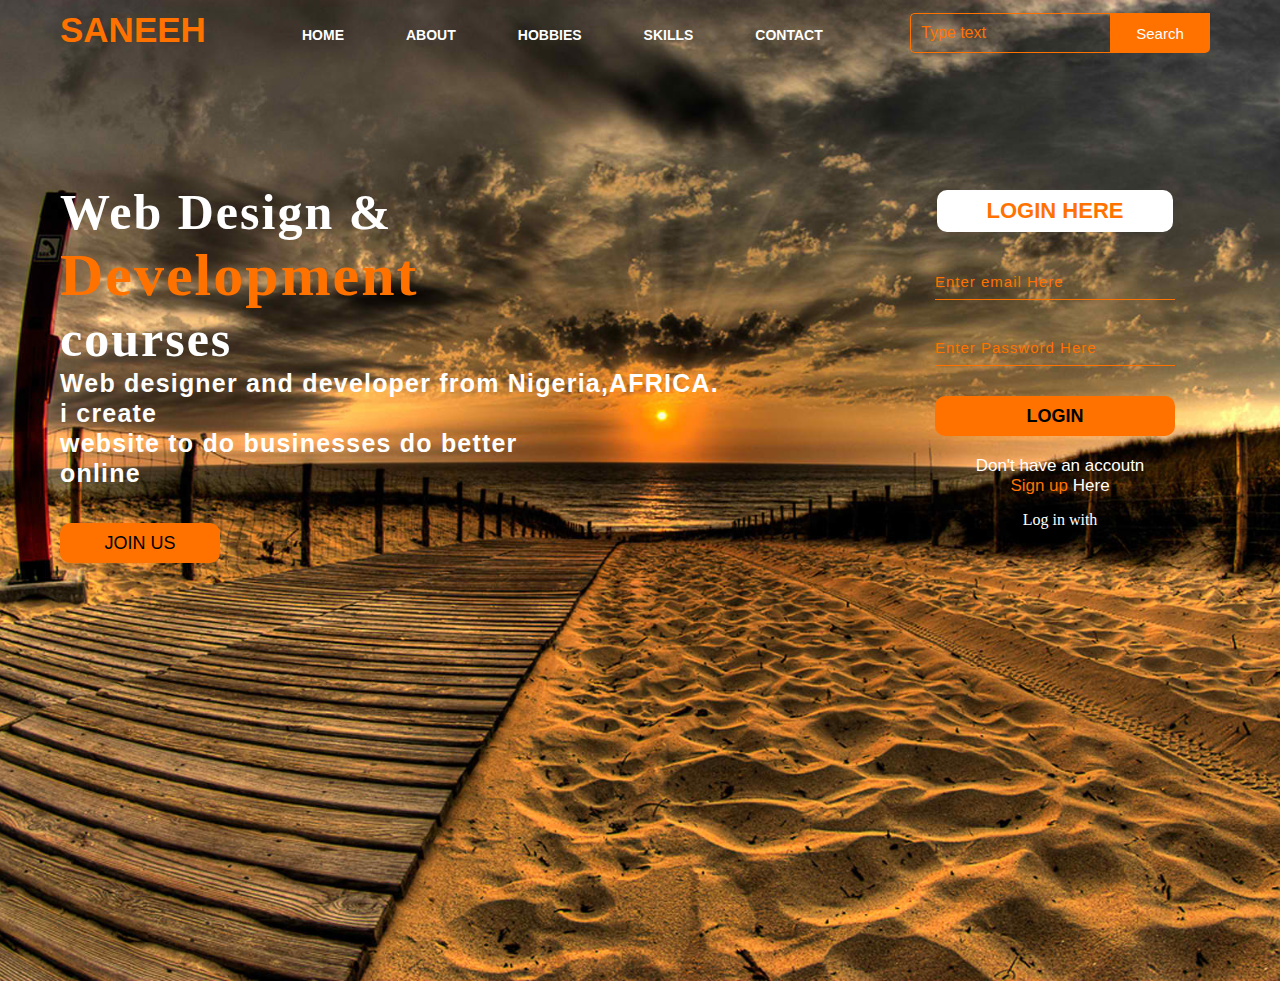
<file: my portfolio 101/index.html>
<!DOCTYPE html>
<html lang="en">
<head>
    <meta charset="UTF-8">
    <meta name="viewport" content="width=device-width, initial-scale=1.0">
    <title>my personal</title>
    <link rel="stylesheet" href="style.css">
</head>
<body>
    <div class="main">
        <div class="navbar">
            <div class="icon">
               <h2 class="logo">SANEEH</h2> 

            </div>

            <div class="menu">
                <ul>
                    <li><a href="index.html">HOME</a></li>
                    <li><a href="About.html">ABOUT</a></li>
                    <li><a href="hobbies.html">HOBBIES</a></li>
                    <li><a href="skills.html">SKILLS</a></li>
                    <li><a href="contact.html">CONTACT</a></li>
                </ul>
            </div>
            <div class="search">
                <input class="srch" type="search"  name="" placeholder="Type text">
                <a href=""><button class="btn">Search</button></a>
            </div>
        </div>
        <div class="content">
            <h1>Web Design & <br><span>Development</span> <br>courses</h1>
            <p class="pra">Web designer and developer from Nigeria,AFRICA. <br>
                 i create <br> website to do businesses do better <br> online</p>
            <button class="cn"><a href="">JOIN US</a></button>

             <div class="form">
                <h2>LOGIN HERE</h2>
                <input type="email" name="email" placeholder="Enter email Here ">
                <input type="password" name="" placeholder="Enter Password Here">
                <button class="btnn"><a href="">LOGIN</a></button>

                <p class="link">Don't have an accoutn<br>
                <a href="">Sign up </a>Here</a></p>
                <p class="liw">Log in with</p>

                <div class="icon">
                   
                    <a href=""></a>
                    <a href=""></a>
                    <a href=""></a>
                    <a href=""></a>
                </div>
             </div>

        </div>
    </div>
    
</body>
</html>
</file>
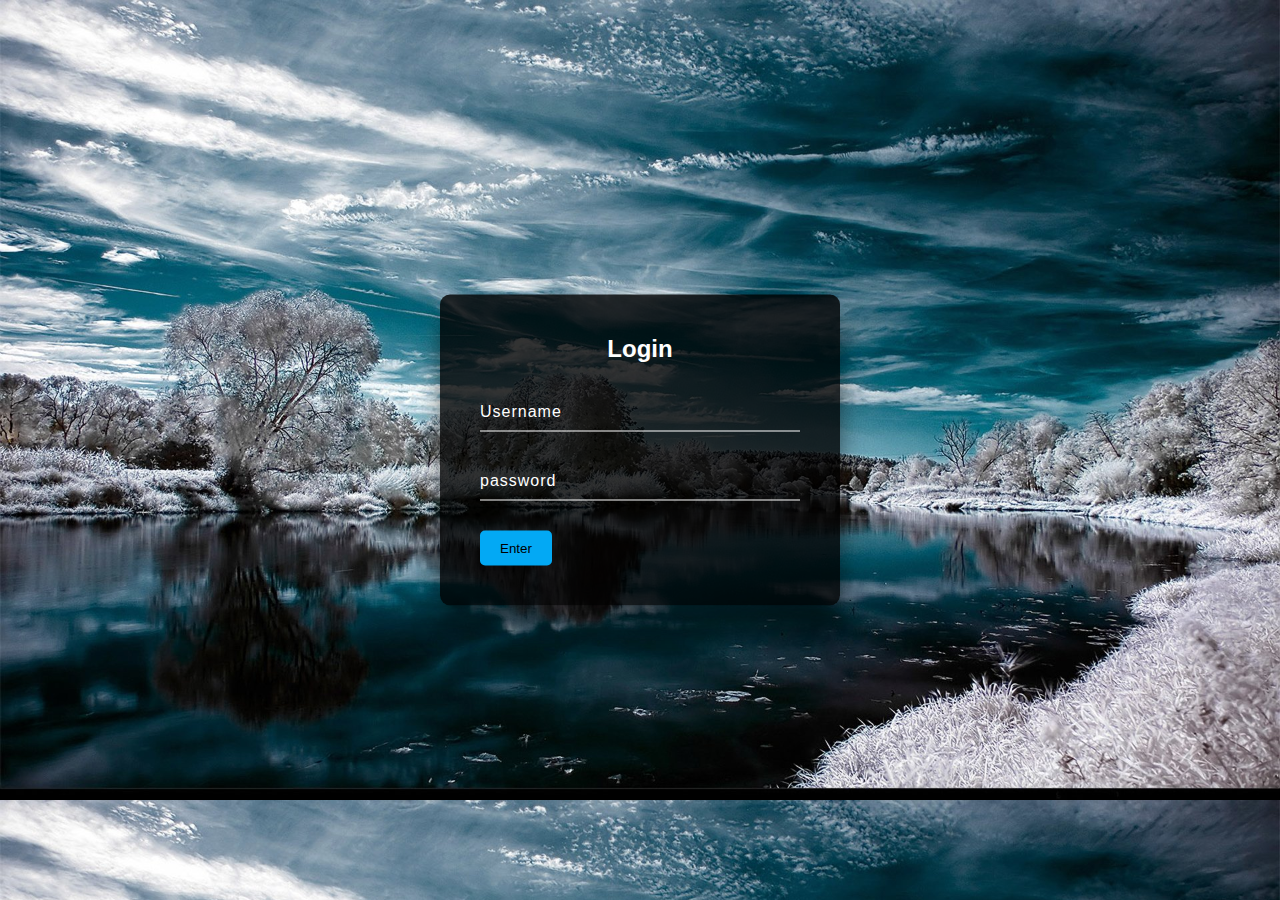
<file: transfarent form.3/index.html>
<!DOCTYPE html>
<html lang="en">
<head>
    <meta charset="UTF-8">
    <meta name="viewport" content="width=device-width, initial-scale=1.0">
    <title>form</title>
    <link rel="stylesheet" href="style.css">
</head>
<body>
    <div class="box">
        <h2>Login</h2>
        <form>
            <div class="inputbox">
                <input type="text" name="" required>
                <label>Username</label>
            </div>
            <div class="inputbox">
                <input type="password" name="" required>
                <label>password</label>
            </div>
            <input type="submit" name="" value="Enter">
        </form>
    </div>
</body>
</html>
</file>
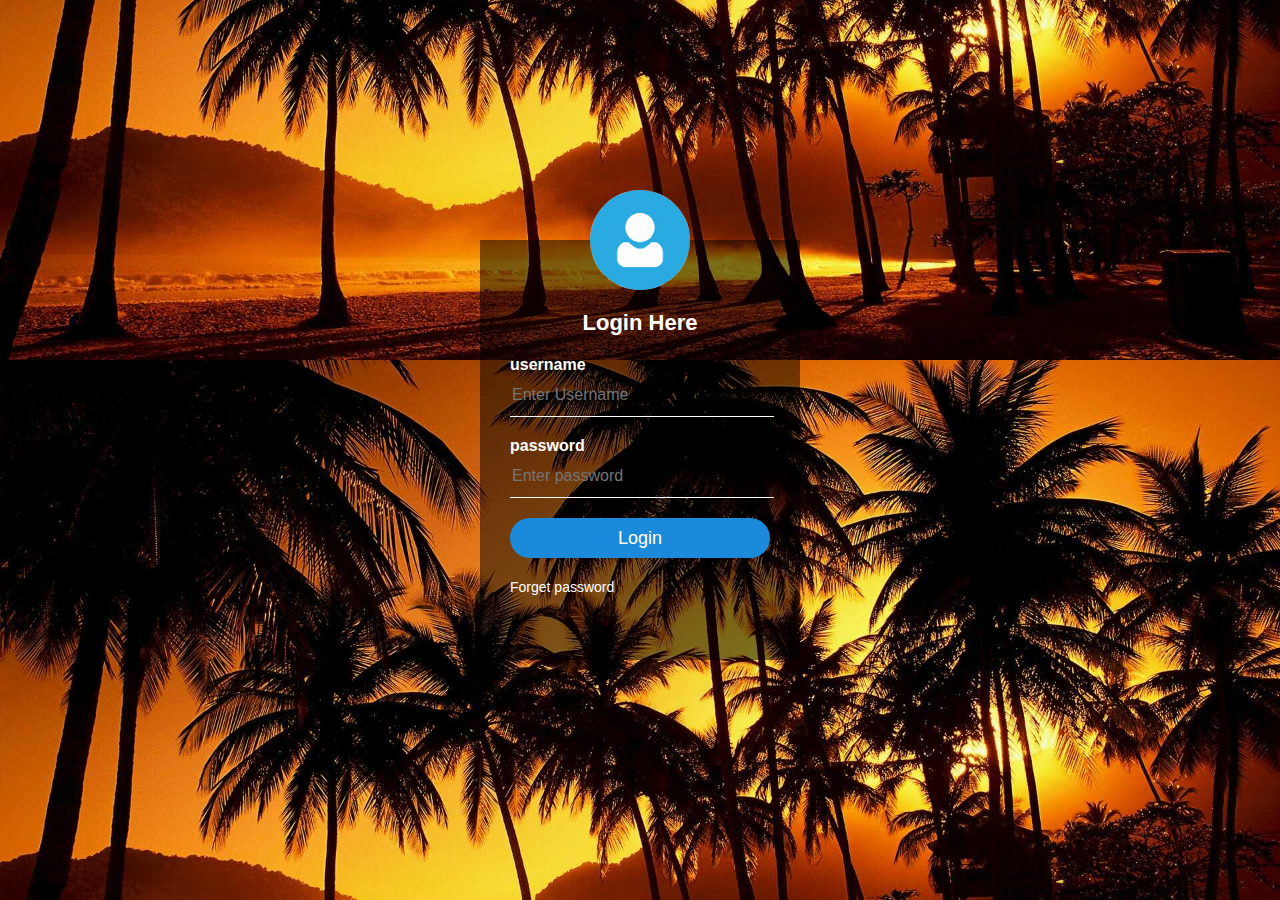
<file: transferant foam.1/index.html>
<!DOCTYPE html>
<html lang="en">
<head>
    <meta charset="UTF-8">
    <meta name="viewport" content="width=device-width, initial-scale=1.0">
    <title>Trans</title>
    <link rel="stylesheet" type="text/css" href="style.css">
</head>
<body>
    <div class="login-box">
        <img src="Avatar.png" alt="login-photo" class="Avatar">
        <h1>Login Here</h1>
        <form>
           <p>username</p>
           <input type="text" name="username" placeholder="Enter Username"> 
           <p>password</p>
           <input type="password" name="password" placeholder="Enter password">
           <input type="submit" name="submit" value="Login">
           <a href="">Forget password</a>
        </form>
    </div>
</body>
</html>
</file>
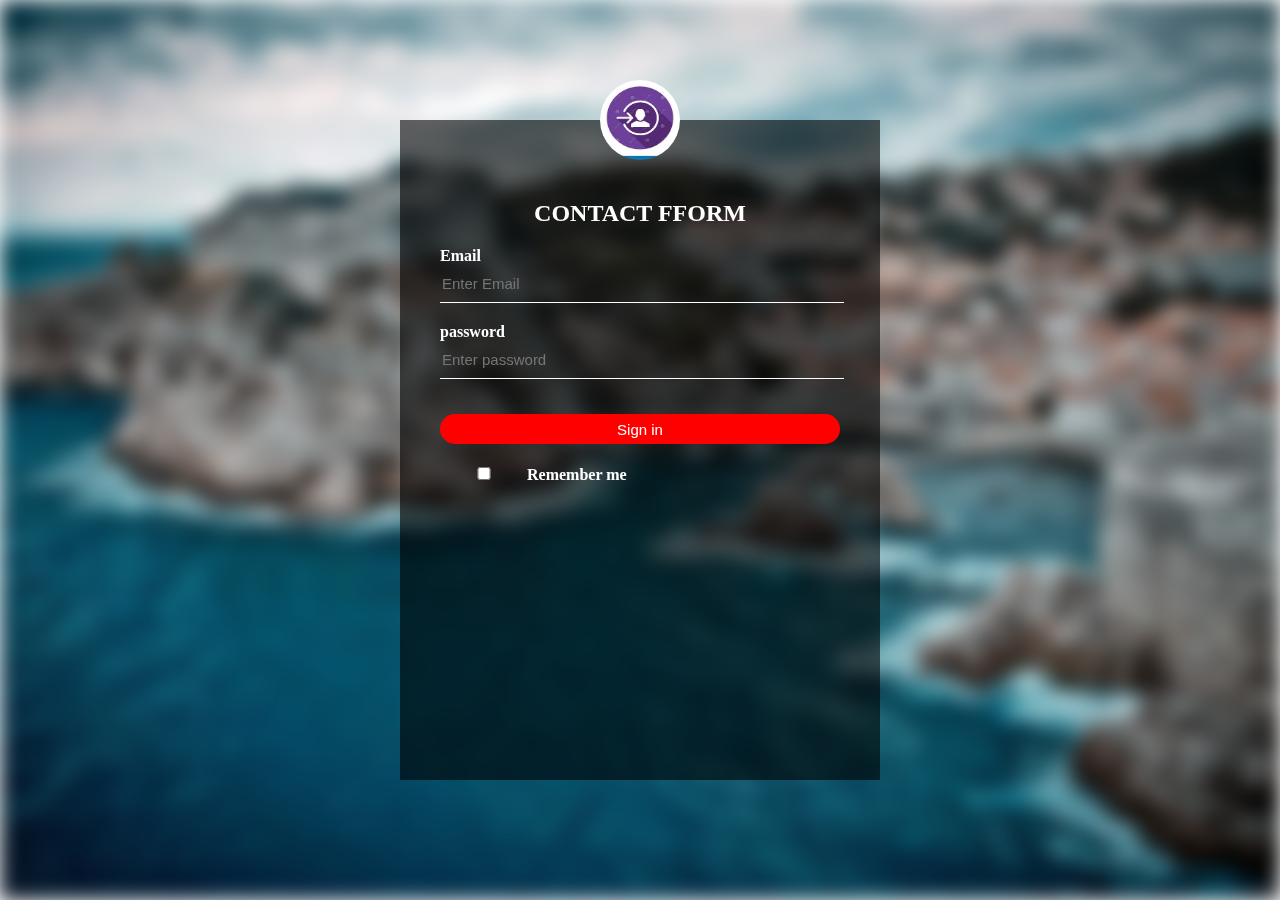
<file: transferant foam.2/index.html>
<!DOCTYPE html>
<html lang="en">
<head>
    <meta charset="UTF-8">
    <meta name="viewport" content="width=device-width, initial-scale=1.0">
    <title>contact form</title>
    <link rel="stylesheet" href="style.css">
</head>
<body>
    <div class="contact-form">
       <img src="www.jpeg" alt="" class="avartar"> 
       <h2>Contact fForm</h2>
       <form action="">
        <p>Email</p>
        <input type="email" placeholder="Enter Email">
        <p>password</p>
        <input type="password" placeholder="Enter password">
        <input type="submit" value="Sign in">
        <p><input type="checkbox">Remember me</p>
       </form>
    </div>
</body>
</html>
</file>
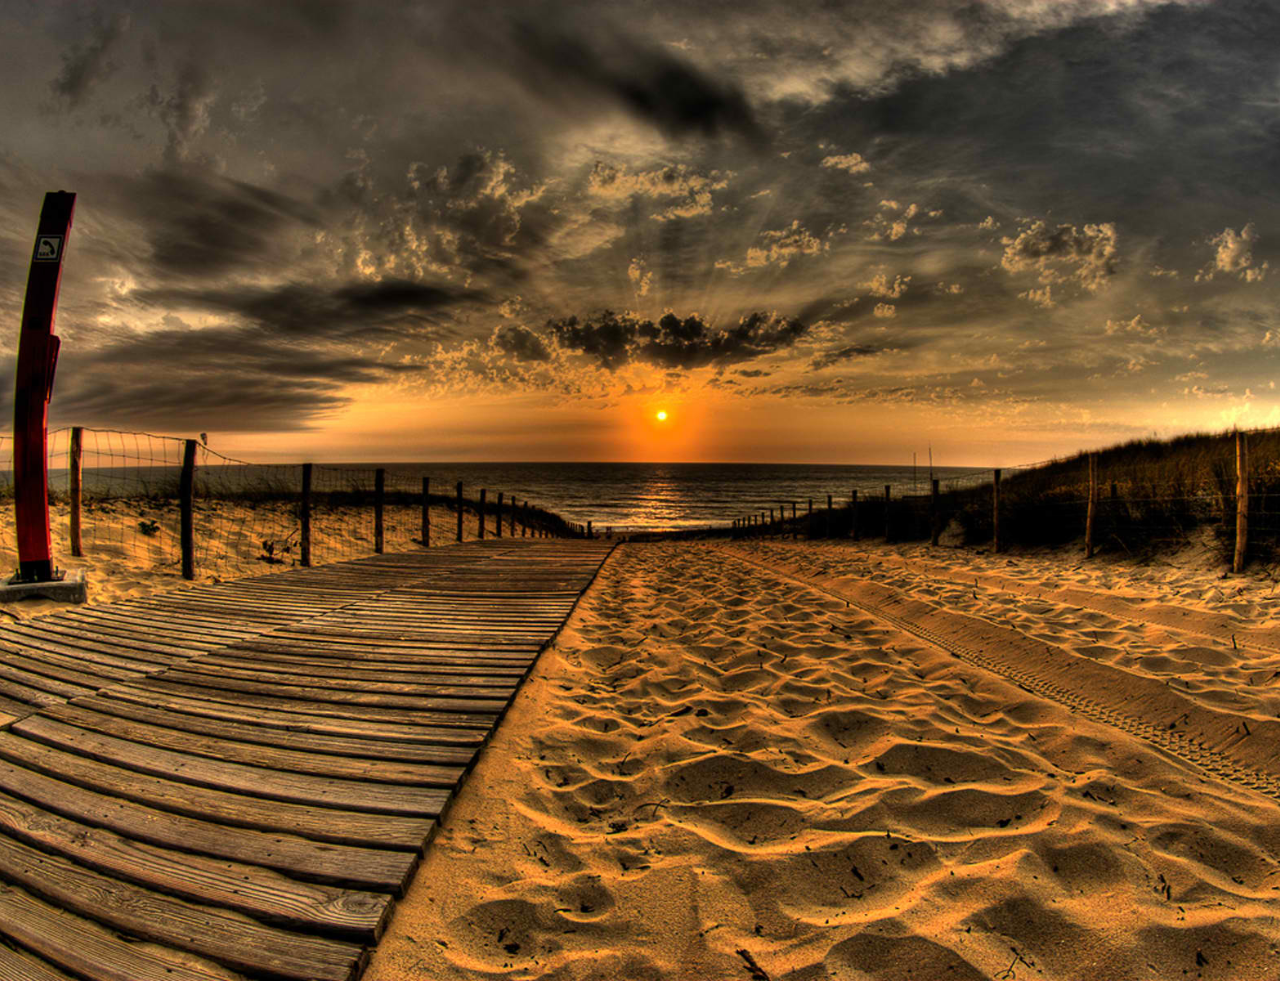
<file: my portfolio 101/contact.html>
<!DOCTYPE html>
<html lang="en">
<head>
    <meta charset="UTF-8">
    <meta name="viewport" content="width=device-width, initial-scale=1.0">
    <title>CONTACT</title>
    <link rel="stylesheet" href="contact.css">
</head>
<body>
    <div class="contact">
        
    </div>
</body>
</html>
</file>
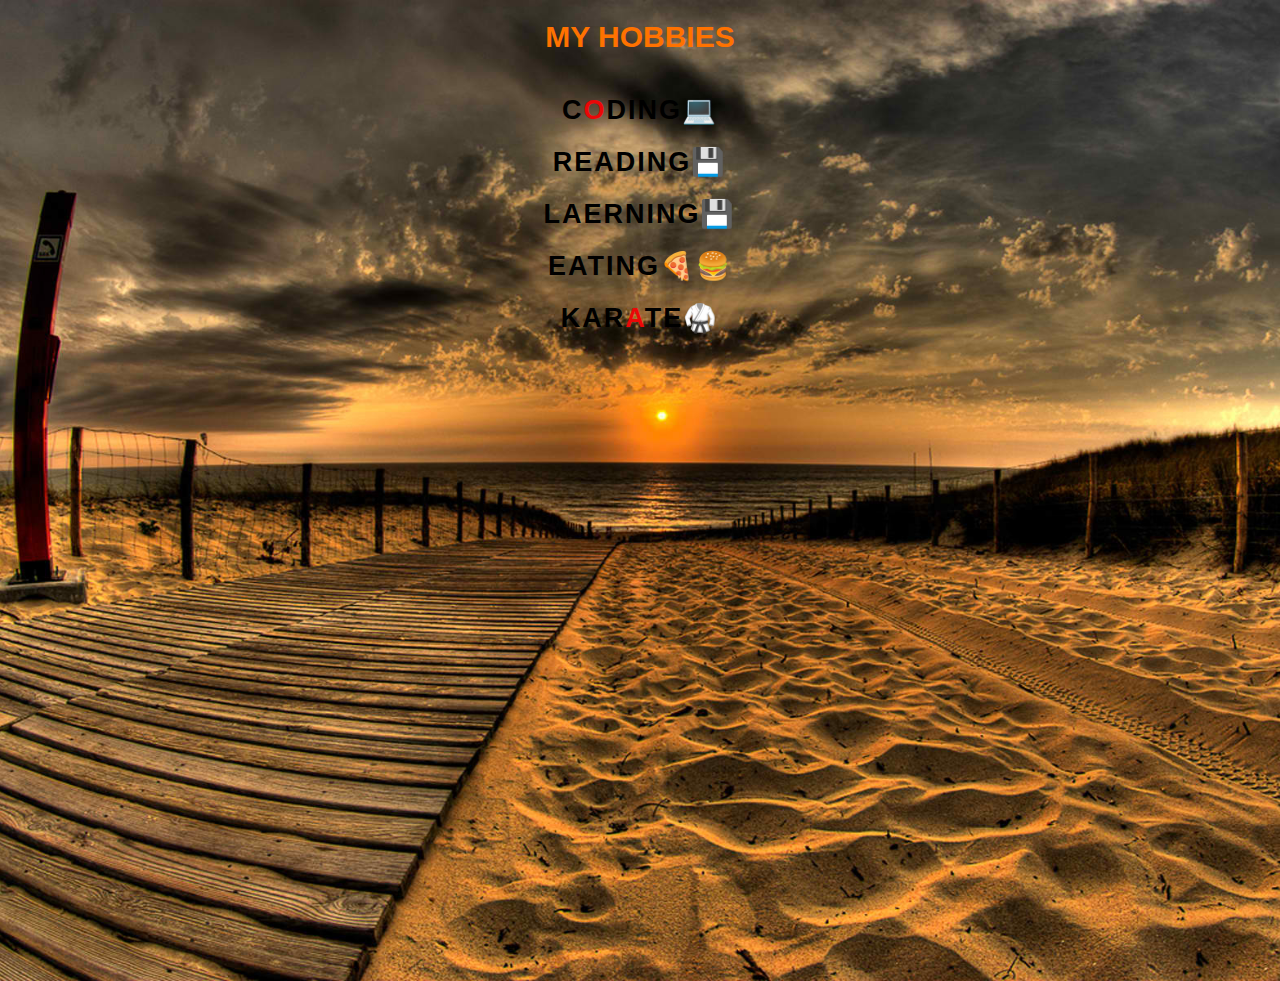
<file: my portfolio 101/hobbies.html>
<!DOCTYPE html>
<html lang="en">
<head>
    <meta charset="UTF-8">
    <meta name="viewport" content="width=device-width, initial-scale=1.0">
    <title>SERVICE</title>
    <link rel="stylesheet" href="hobbies.css">
</head>
<body>
    <div class="hobbies">
        <h1>MY HOBBIES</h1>
        <ul>
            <li>C<span>O</span>DING💻</li>
            <li>READING💾</li>
            <li>LAERNING💾</li>
            <li>EATING🍕🍔</li>
            <li>KAR<span>A</span>TE🥋</li>
        </ul>
    </div>
</body>
</html>
</file>
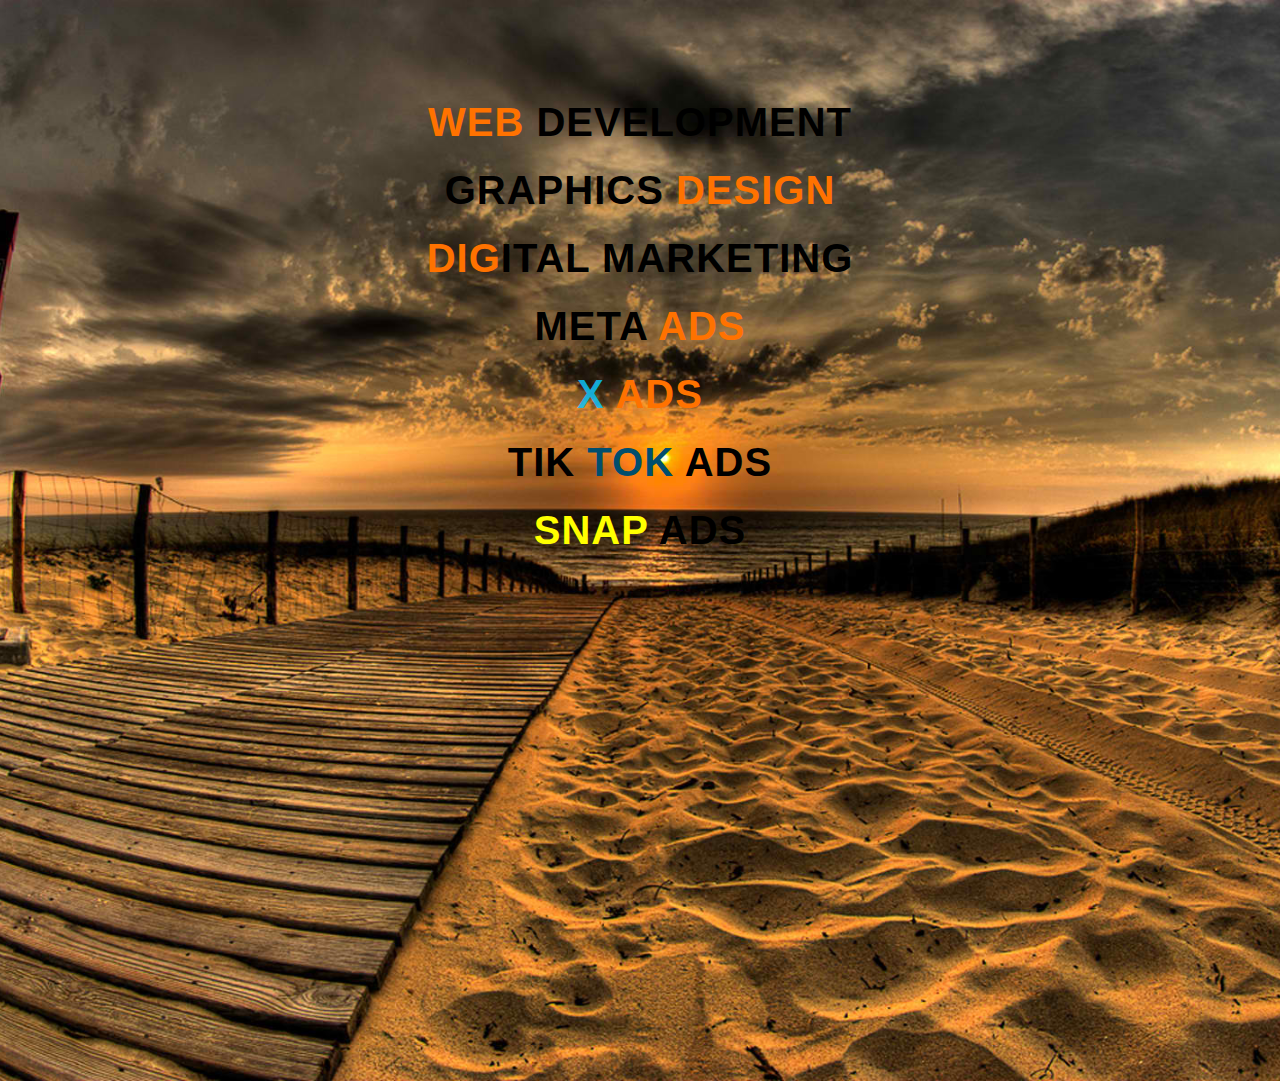
<file: my portfolio 101/skills.html>
<!DOCTYPE html>
<html lang="en">
<head>
    <meta charset="UTF-8">
    <meta name="viewport" content="width=device-width, initial-scale=1.0">
    <title>SKILLS</title>
    <link rel="stylesheet" href="skills.css">
</head>
<body>
    <h1 MY SKILLS</h1>
    <div class="skills">
        
        <ul>
            <li><span>WEB</span> DEVELOPMENT</li><br>
            <li>GRAPHICS <span>DESIGN</span></li><br>
            <li><span>DIG</span>ITAL MARKETING</li><br>
            <li>META <span>ADS</span></li><br>
            <li><span class="x">X</span> <span>ADS</span></li><br>
            <li>TIK <span class="TIK">TOK</span> ADS</li><br>
            <li><span class="yellow">SNAP</span> ADS</li><br>
        </ul>
    </div>
</body>
</html>
</file>
<file: my portfolio 101/style.css>
*{
    margin: 0;
    padding: 0;
}
.main{
    width: 100%;
    background: linear-gradient(to top, rgba(0,0,0,0.5)50%,rgba(0,0,0,0.5)50%);
    background-image: url(background.jpg);
    background-position: center;
    background-size: cover;
    height: 109vh;
}
.navbar{
    width: 1200px;
    height: 75px;
    margin: auto;
}
.icon{
    width: 200px;
    height: 70px;
    float: left; 
}

.logo{
    color: #ff7200;
    font-size: 35px;
    font-family: Arial;
    padding: 20px;
    float: left;
    padding-top: 10px;

}

.menu{
    width: 400px;
    float: left;
    height: 70px;
}

ul{
    float: left;
    display: flex;
    justify-content: center;
    align-items: center;
}
ul li{
    list-style: none;
    margin-left: 62px;
    margin-top: 27px;
    font-size: 14px;
}

ul li a{
    text-decoration: none;
    color: white;
    font-family: Arial;
    font-weight: bold;
    transition: 0.4 ease-in-out;
}

ul li a:hover{
    color: #ff7200;
}   

.search{
    width: 330px;
    float: left;
    margin-left: 270px;
}

.srch{
    font-family: 'Times New Roman';
    width: 200px;
    height: 40px;
    background: transparent;
    border: 1px solid #ff7200;
    margin-top: 13px;
    color: white;
    border-right: none;
    font-size: ;
    font-size: 16px;
    float: left;
    padding: 10px;
    border-bottom-left-radius: 5px;
    border-top-left-radius: 5px; 
}

.btn{
    width: 100px;
    height: 40px;
    background: #ff7200;
    border: 2px solid #ff7200;
    margin-top: 13px;
    color: white;
    font-size: 15px;
    border-bottom-right-radius: 5px;
    border-bottom-right-radius: 5px;
}
.btn:focus{
    outline: none;
}
.search:focus{
    outline: none;
}

.content{
    width: 1200px;
    height: auto;
    margin: auto;
    color: #fff;
    position: relative;
}

.content .pra{
    padding-left: 20px;
    padding-bottom: 25px; 
    font-family: sans-serif;
    letter-spacing: 1.2px;
    line-height: 30px;
    font-weight: bold;
    font-size: 25px;
}

.content h1{
    font-family: 'Times New Roman';
    font-size: 50px;
    padding-left: 20px;
    margin-top: 9%;
    letter-spacing: 2px;
}
.content .cn{
    width: 160px;   
    height: 40px;
    background: #ff7200;
    border: none;
    margin-top: 10px;
    margin-left: 20px;
    font-size: 18px;
    border-radius: 10px;
    cursor: pointer; 
    transition: .4s ease;
}
.content .cn a{
    text-decoration: none;
    color: #000;
    transition: .3s ease;
}
.cn:hover{
    background-color: #fff;
}
.content span{
    color: #ff7200;
    font-size: 60px;
}

.form{
    width: 250px;
    height: 388px;
    background-color: linear-gradient(to top, rgba(0,0,0,0.8)50%,rgba(0,0,0,0.8)50%);
    position: absolute;
    top: -20px; 
    left: 870px;
    border-radius: 10px;
    padding: 25px;
}


.form h2{
    width: 220px;
    font-family: sans-serif;
    text-align: center;
    color: #ff7200;
    font-size: 22px;
    background-color: #fff;
    border-radius: 10px;
    margin: 2px;
    padding: 8px;
}

.form input{
    width: 240px;
    height: 35px;
    background: transparent;
    border-bottom: 1px solid #ff7200;
    border-top: none;
    border-right: none;
    border-left: none;
    color: #fff;
    font-size: 15px;
    letter-spacing: 1px;
    margin-top: 30px;
    font-family: sans-serif;
}

.form input:focus{
    outline: none;
}
::placeholder{
    color: #ff7200;
    font-family: Arial;  
}

.btnn{
    width: 240px;  
    height: 40px;
    background: #ff7200;
    border: none;
    margin-top: 30px;
    font-size: 18px;
    border-radius: 10px;
    cursor: pointer;
    color: #fff;
    transition: 0.4s ease;
}

.btnn:hover{
    background: #fff;
    color: #ff7200;
}

.btnn a{
    text-decoration: none;
    color: #000;
    font-weight: bold;
}

.form .link{
    font-family: Arial, Helvetica, sans-serif;
    font-size: 17px;
    padding-top: 20px;
    text-align: center;
}

.form .link a{
    text-decoration: none;
    color: #ff7200;
}

.liw{
    padding-top: 15px;
    padding-bottom: 10px;
    text-align: center;
}
</file>
<file: transfarent form.3/style.css>
body{
    margin: 0;
    padding: 0;
    font-family: sans-serif;
    background: url(bg.jpg);
     background-size: cover;
}
.box{
    position: absolute;
    top: 50%;
    left: 50%;
    transform: translate(-50%,-50%);
    width: 400px;
    padding: 40px;
    background: rgba(0,0,0,.8);
    box-sizing: border-box;
    box-shadow: 0 25px 25px rgba(0,0,0,.5);
    border-radius: 10px;
}
.box h2
{
    margin: 0 0 30px;
    padding: 0;
    color: #fff;
    text-align: center;
}
.box .inputbox
{
    position: relative;
}
.box .inputbox input 
{
    width: 100%;
    padding: 10px 0;
    font-size: 16px;
    color: #fff;
    margin-bottom: 30px;
    border: none;
    border-bottom: 1px solid #fff;
    outline: none;
    background: transparent;
}

.box .inputbox label 
{
    position: absolute;
    top: 0;
    left: 0;
    padding: 10px 0;
    font-size: 16px;
    color: #fff;
    letter-spacing: 1px;
    pointer-events: none;
    transition: .5s;
}
.box .inputbox input:focus ~ label
{
    top: -18px;
    left: 0;
    color: #03a9f4;
    font-size: 15px;
} 
.box input[type="submit"]
{
    background: transparent;
    border: none;
    outline: none;
    background: #03a9f4;
    padding: 10px 20px;
    cursor: pointer;
    border-radius: 5px;
}
</file>
<file: transferant foam.1/style.css>
* body{
    margin: 0;
    padding: 0;
    background: url(image.jpg);
    background-size: cover;
    background-position: center;
    font-family: sans-serif;
}
.login-box{
    width: 320px;
    height: 420px;
    background: rgba(0, 0, 0, 0.5);
    color: #fff;
    top: 50%;
    left: 50%;
    position: absolute;
    transform: translate(-50%,-50%);
    box-sizing: border-box;
    padding: 70px 30px;
}
.Avatar{
    width: 100px;
    height: 100px;
    border-radius: 50%;
    position:absolute;
    top: -50px;
    left: calc(50% - 50px);
}
h1{
    margin: 0;
    padding: 0 0 20px;
    text-align: center;
    font-size: 22px;
}
.login-box p{
    margin: 0;
    padding: 0;
    font-weight: bold;
}
.login-box input{
    width: 100%;
    margin-bottom: 20px;
}
.login-box input[type="text"], input[type="password"]
{
     border: none; 
     border-bottom: 1px solid #fff; 
     background: transparent;
     outline: none;
     height: 40px;
     color: #fff;
     font-size: 16px;
}
.login-box input[type="submit"]
{
    border: none;
    outline: none;
    height: 40px;
    background: #1c8adb;
    color: #fff;
    font-size: 18px;
    border-radius: 20px;

}
.login-box input[type="submit"]:hover 
{
    cursor: pointer;
    background: #39dc79;
    color: #fff;
}
.login-box a{
   text-decoration: none; 
   font-size: 14px;
   color: #fff;
}
.login-box a:hover
{
    color: #39dc79;
}
</file>
<file: transferant foam.2/style.css>
body{
    margin: 0;
    padding: 0;
}
body:before{
    content: " ";
     position: fixed;
     width: 100vw;
     height: 100vh;
     background-image: url(2.jpg);
     background-position: center center;
     background-repeat: no-repeat;
     background-attachment: fixed;
     -webkit-background-size:cover;
     background-size:cover;
     -webkit-filter: blur(10px);
     -moz-filter: blur(10px);
     filter: ;
}
.contact-form{
   position: absolute;
   top: 50%; 
   left: 50%;
   -webkit-transform: translate(-50%,-50%);
   -moz-transform: translate(-50%,-50%);
   -ms-transform: translate(-50%,-50%);
   -o-transform: translate(-50%,-50%);
   transform: translate(-50%,-50%); 
   width: 400px;
   height: 500px;
   padding: 80px 40px;
   background: rgba(0, 0, 0, 0.6);
}
.avartar{
    position: absolute;
    width: 80px;
    height: 80px;
    border-radius: 50%;
    overflow: hidden;
    top: calc(-80px/2);
    left: calc(50% - 40px);
}
.contact-form h2{
    margin: 0;
    padding: 0 0 20px;
    color: #fff;
    text-align: center;
    text-transform: uppercase;
}
.contact-form p{
    margin: 0;
    padding: 0;
    font-weight: bold;
    color: #fff;
}
.contact-form input{
    width: 100%;
    margin-bottom: 20px;
}
.contact-form input[type="email"],
.contact-form input[type="password"]{
    border: none;
    border-bottom: 1px solid #fff;
    background: transparent;
    outline: none;
    height: 35px;
    color: #fff;
    font-size: 15px;
}
.contact-form input[type="submit"]{
   height: 30px;
   color: #fff; 
   font-size: 15px;
   background: red;
   cursor: pointer;
   border-radius: 25px;
   border: none;
   outline: none;
   margin-top: 15px;
} 
input[type=checkbox] {
    width: 20%;
}
</file>
<file: my portfolio 101/contact.css>
*{
    margin: 0;
    padding: 0;
}

.contact {
    width: 100%;
    background-image: url(background.jpg);
    background-position: center;
    background-size: cover;
    height: 109vh;
}
</file>
<file: my portfolio 101/hobbies.css>
*{
    margin: 0;
    padding: 0;
}

.hobbies {
    width: 100%;
    background-image: url(background.jpg);
    background-position: center;
    background-size: cover;
    height: 109vh;
}

.hobbies ul li{
    text-align: center;
    padding-top: 20px;
    font-size: 27px;
    font-weight: bold;
    font-family: sans-serif;
    letter-spacing: 2px;
    transition: .3s ease;
}

.hobbies ul{
    padding-top: 20px;
}

.hobbies ul li:hover{
    color: #ff7200;
}

.hobbies ul li span{
    color: rgb(235, 7, 7);
}

.hobbies h1{
    text-align: center;
    font-family: sans-serif;
    font-weight: bold;
    font-size: 30px;
    color: #ff7200;
    padding-top: 20px;
}
</file>
<file: my portfolio 101/skills.css>
*{
    margin: 0;
    padding: 0;
}

.skills{
    width: 100%;
    background-image: url(background.jpg);
    background-position: center;
    background-size: cover;
    height: 109vh;
    text-align: center;
    font-family: sans-serif;
    padding-top: 100px;
    letter-spacing: 1px;
    color:  black;
    font-weight: bold;
}

.skills ul li{
    font-size: 40px;
    font-family: sans-serif;
    font-weight: bold;
}

.skills ul li span{
    color: #ff7200 ;
}

.skills ul li .yellow{
    color: yellow;
}

.skills ul li .TIK{
    color: rgb(0, 78, 109);
}

 .skills li .x{
    color: hsla(194, 94%, 51%, 0.842);
}

h1{
    text-align: center;
    font-weight: bold;
    font-size: 20px;
    font-family: sans-serif;
    color: #ff7200;
    padding-bottom: 10px;
}
</file>
